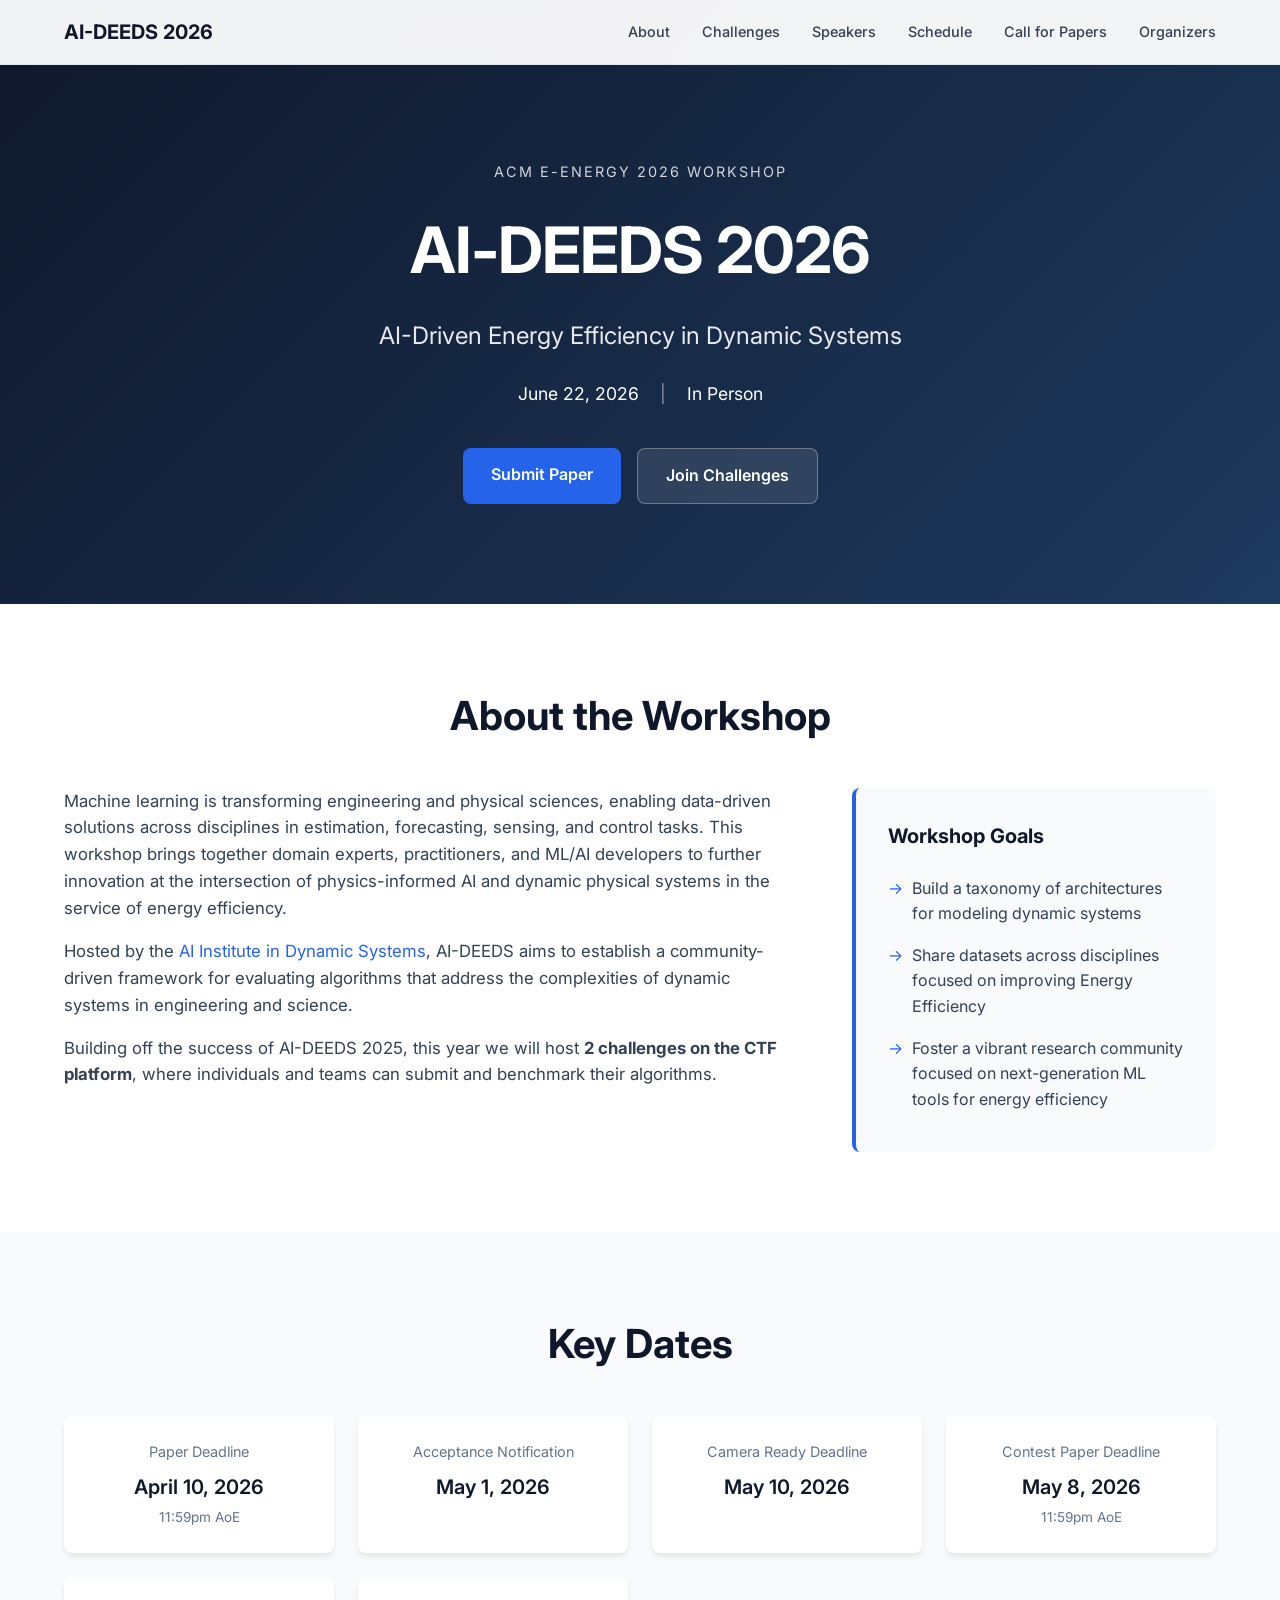
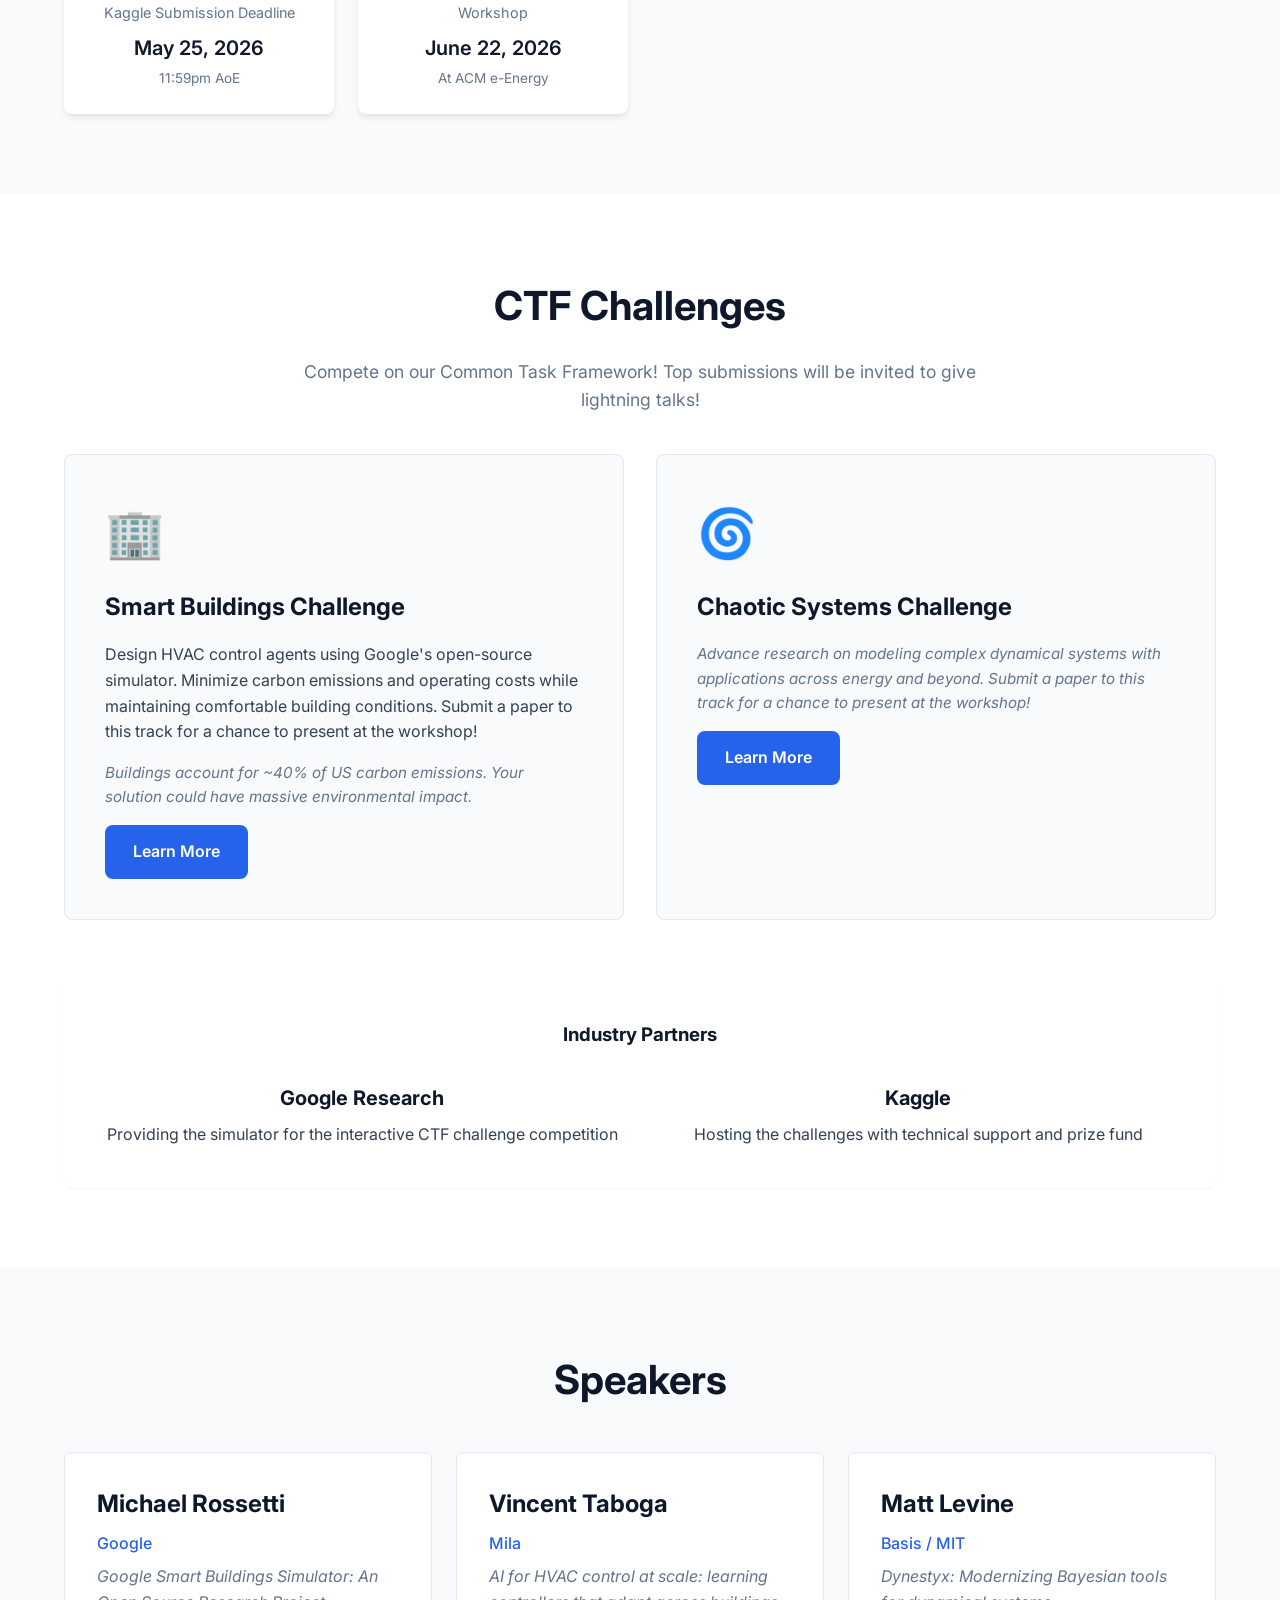
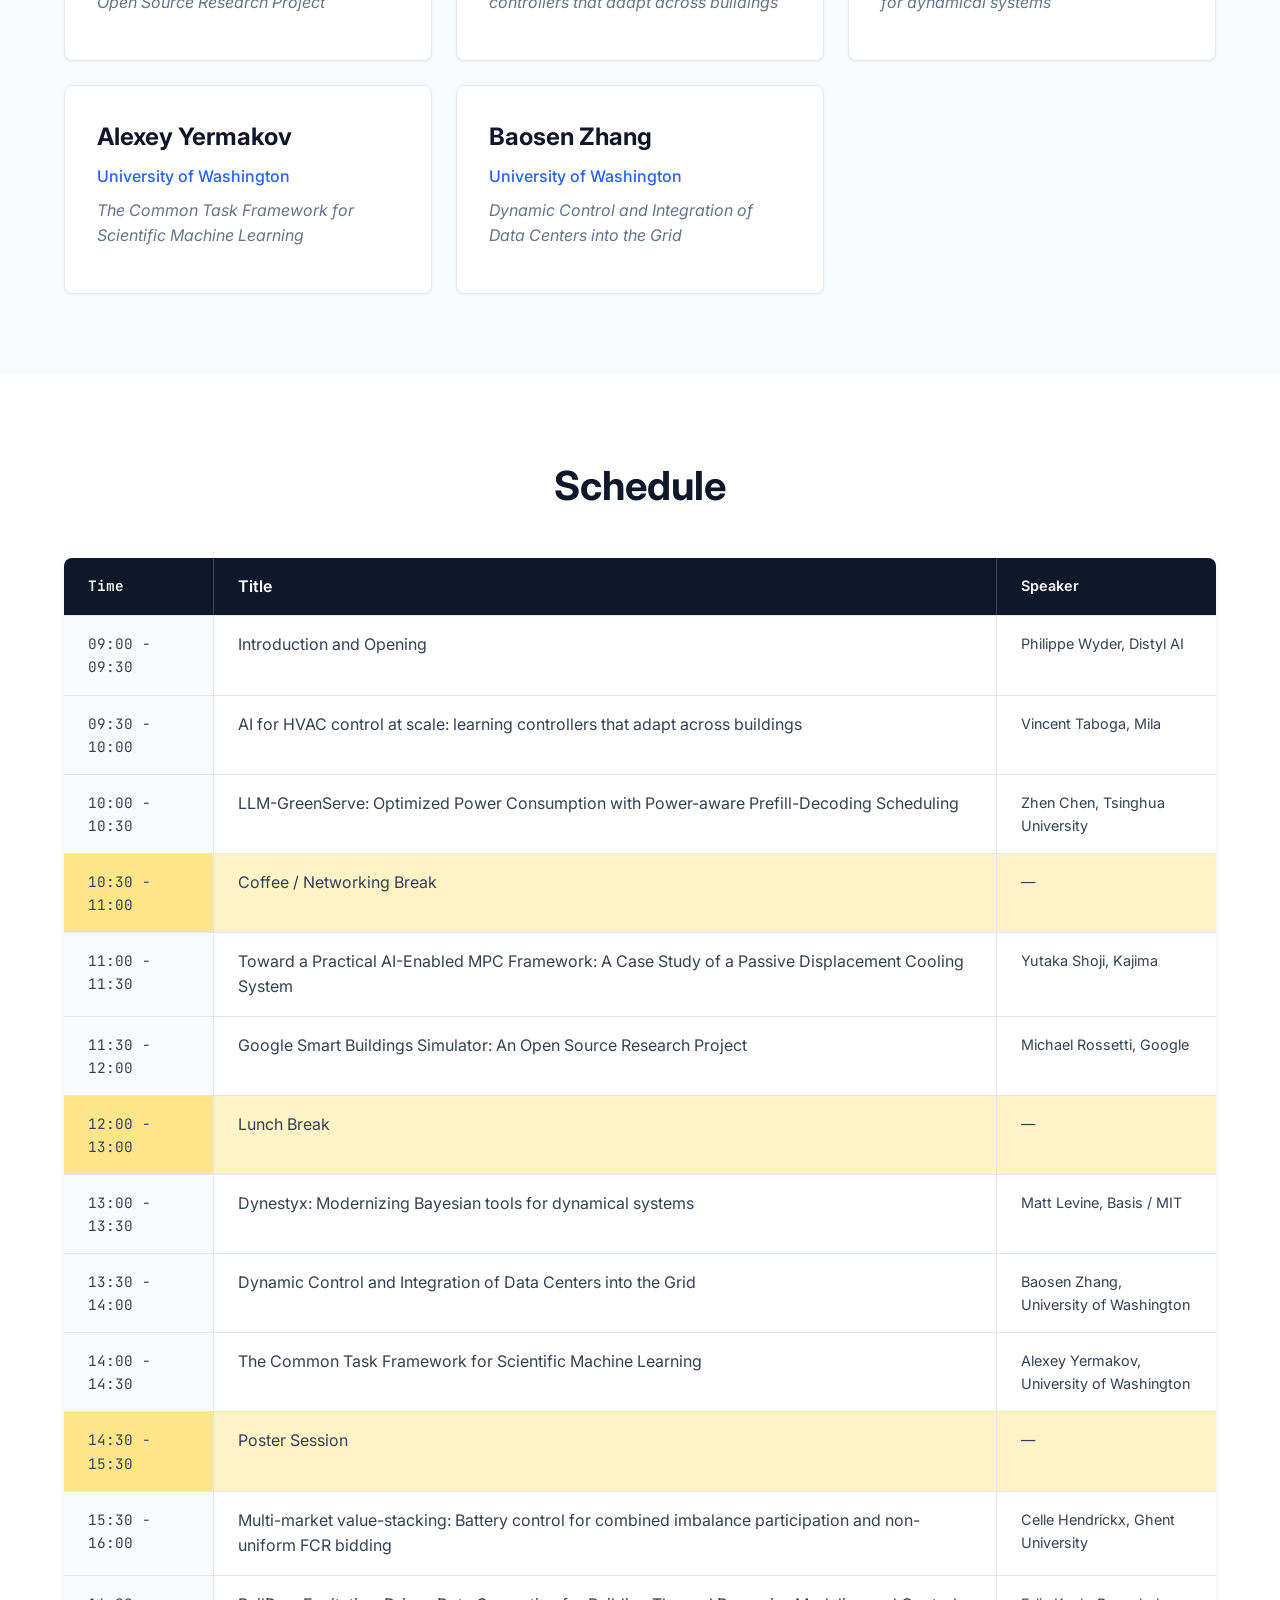
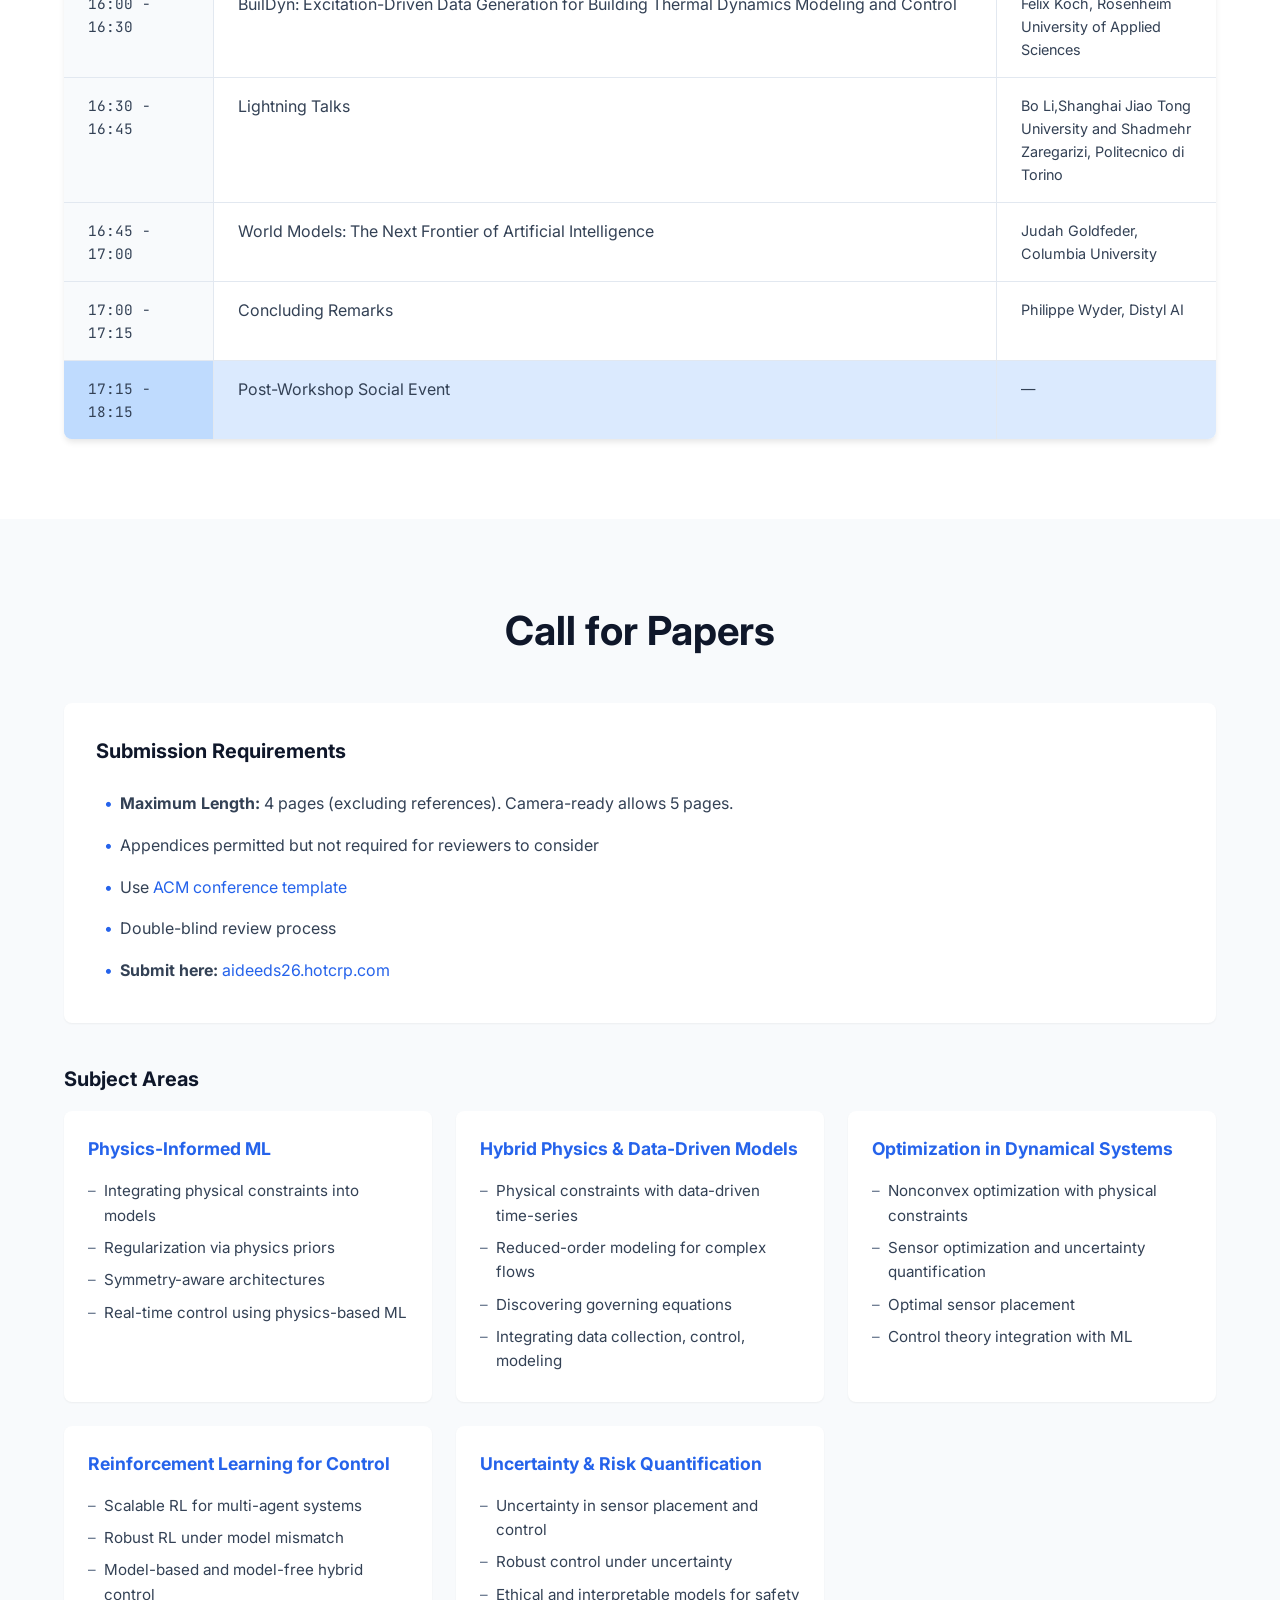
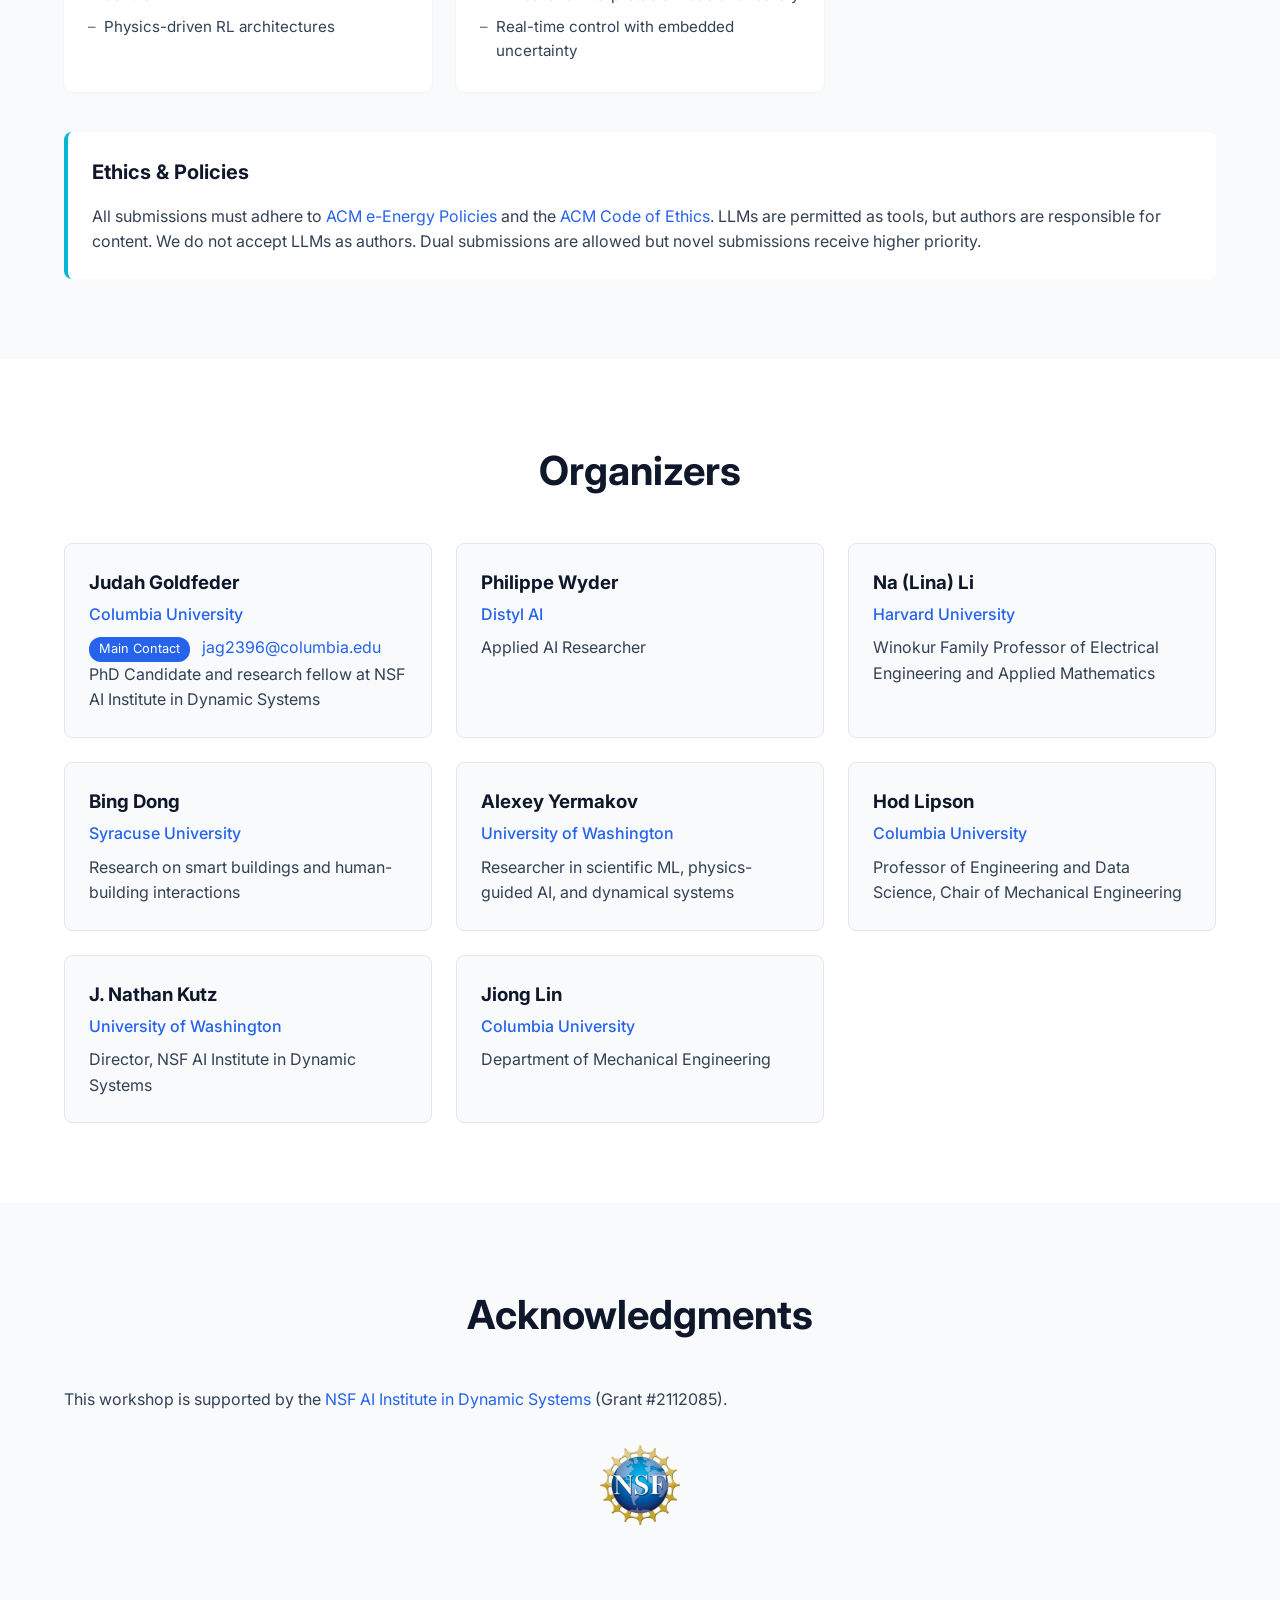
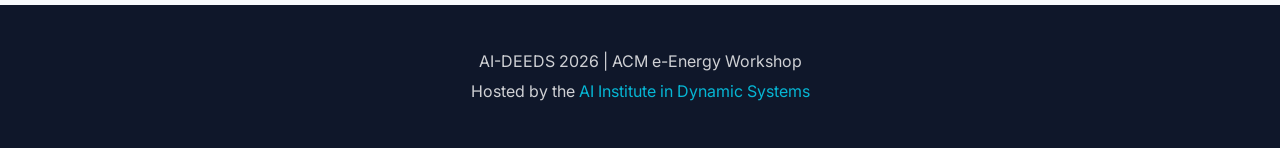
<file: index.html>
<!DOCTYPE html>
<html lang="en">
<head>
    <meta charset="UTF-8">
    <meta name="viewport" content="width=device-width, initial-scale=1.0">
    <title>AI-DEEDS 2026 | AI-Driven Energy Efficiency in Dynamic Systems</title>
    <link rel="stylesheet" href="style.css">
    <link rel="preconnect" href="https://fonts.googleapis.com">
    <link rel="preconnect" href="https://fonts.gstatic.com" crossorigin>
    <link href="https://fonts.googleapis.com/css2?family=Inter:wght@400;500;600;700&family=JetBrains+Mono&display=swap" rel="stylesheet">
</head>
<body>
    <nav class="navbar">
        <div class="nav-content">
            <a href="#" class="nav-logo">AI-DEEDS 2026</a>
            <ul class="nav-links">
                <li><a href="#about">About</a></li>
                <li><a href="#challenges">Challenges</a></li>
                <li><a href="#speakers">Speakers</a></li>
                <li><a href="#schedule">Schedule</a></li>
                <li><a href="#cfp">Call for Papers</a></li>
                <li><a href="#organizers">Organizers</a></li>
            </ul>
        </div>
    </nav>

    <header class="hero">
        <div class="hero-content">
            <p class="hero-venue">ACM e-Energy 2026 Workshop</p>
            <h1>AI-DEEDS 2026</h1>
            <p class="hero-subtitle">AI-Driven Energy Efficiency in Dynamic Systems</p>
            <div class="hero-details">
                <span class="hero-date">June 22, 2026</span>
                <span class="hero-separator">|</span>
                <span class="hero-location">In Person</span>
            </div>
            <div class="hero-cta">
                <a href="#cfp" class="btn btn-primary">Submit Paper</a>
                <a href="#challenges" class="btn btn-secondary">Join Challenges</a>
            </div>
        </div>
    </header>

    <main>
        <section id="about" class="section">
            <div class="container">
                <h2>About the Workshop</h2>
                <div class="about-grid">
                    <div class="about-text">
                        <p>Machine learning is transforming engineering and physical sciences, enabling data-driven solutions across disciplines in estimation, forecasting, sensing, and control tasks. This workshop brings together domain experts, practitioners, and ML/AI developers to further innovation at the intersection of physics-informed AI and dynamic physical systems in the service of energy efficiency.</p>
                        <p>Hosted by the <a href="https://dynamicsai.org/" target="_blank">AI Institute in Dynamic Systems</a>, AI-DEEDS aims to establish a community-driven framework for evaluating algorithms that address the complexities of dynamic systems in engineering and science.</p>
                        <p>Building off the success of AI-DEEDS 2025, this year we will host <strong>2 challenges on the CTF platform</strong>, where individuals and teams can submit and benchmark their algorithms.</p>
                    </div>
                    <div class="about-goals">
                        <h3>Workshop Goals</h3>
                        <ul>
                            <li>Build a taxonomy of architectures for modeling dynamic systems</li>
                            <li>Share datasets across disciplines focused on improving Energy Efficiency</li>
                            <li>Foster a vibrant research community focused on next-generation ML tools for energy efficiency</li>
                        </ul>
                    </div>
                </div>
            </div>
        </section>

        <section id="dates" class="section section-alt">
            <div class="container">
                <h2>Key Dates</h2>
                <div class="dates-grid">
                    <div class="date-card">
                        <div class="date-label">Paper Deadline</div>
                        <div class="date-value">April 10, 2026</div>
                        <div class="date-note">11:59pm AoE</div>
                    </div>
                    <div class="date-card">
                        <div class="date-label">Acceptance Notification</div>
                        <div class="date-value">May 1, 2026</div>
                    </div>
                    <div class="date-card">
                        <div class="date-label">Camera Ready Deadline</div>
                        <div class="date-value">May 10, 2026</div>
                    </div>
                    <div class="date-card">
                        <div class="date-label">Contest Paper Deadline</div>
                        <div class="date-value">May 8, 2026</div>
                        <div class="date-note">11:59pm AoE</div>
                    </div>
                    <div class="date-card">
                        <div class="date-label">Kaggle Submission Deadline</div>
                        <div class="date-value">May 25, 2026</div>
                        <div class="date-note">11:59pm AoE</div>
                    </div>
                    <div class="date-card">
                        <div class="date-label">Workshop</div>
                        <div class="date-value">June 22, 2026</div>
                        <div class="date-note">At ACM e-Energy</div>
                    </div>
                </div>
            </div>
        </section>

        <section id="challenges" class="section">
            <div class="container">
                <h2>CTF Challenges</h2>
                <p class="section-intro">Compete on our Common Task Framework! Top submissions will be invited to give lightning talks!</p>

                <div class="challenges-grid">
                    <div class="challenge-card">
                        <div class="challenge-icon">🏢</div>
                        <h3>Smart Buildings Challenge</h3>
                        <p>Design HVAC control agents using Google's open-source simulator. Minimize carbon emissions and operating costs while maintaining comfortable building conditions. Submit a paper to this track for a chance to present at the workshop!</p>
                        <p class="challenge-impact">Buildings account for ~40% of US carbon emissions. Your solution could have massive environmental impact.</p>
                        <a href="smart-buildings.html" class="btn btn-primary">Learn More</a>
                                            </div>
                    <div class="challenge-card">
                        <div class="challenge-icon">🌀</div>
                        <h3>Chaotic Systems Challenge</h3>
                        <p class="challenge-impact">Advance research on modeling complex dynamical systems with applications across energy and beyond. Submit a paper to this track for a chance to present at the workshop!</p>
                        <a href="chaotic-systems.html" class="btn btn-primary">Learn More</a>
                                            </div>
                </div>

                <div class="partners">
                    <h3>Industry Partners</h3>
                    <div class="partners-grid">
                        <div class="partner">
                            <strong>Google Research</strong>
                            <p>Providing the simulator for the interactive CTF challenge competition</p>
                        </div>
                        <div class="partner">
                            <strong>Kaggle</strong>
                            <p>Hosting the challenges with technical support and prize fund</p>
                        </div>
                    </div>
                </div>
            </div>
        </section>

        <section id="speakers" class="section section-alt">
            <div class="container">
                <h2>Speakers</h2>

                <div class="speakers-grid">
                    <div class="speaker-card">
                        <h3>Michael Rossetti</h3>
                        <p class="speaker-title">Google</p>
                        <p class="speaker-talk">Google Smart Buildings Simulator: An Open Source Research Project</p>
                    </div>
                    <div class="speaker-card">
                        <h3>Vincent Taboga</h3>
                        <p class="speaker-title">Mila</p>
                        <p class="speaker-talk">AI for HVAC control at scale: learning controllers that adapt across buildings</p>
                    </div>
                    <div class="speaker-card">
                        <h3>Matt Levine</h3>
                        <p class="speaker-title">Basis / MIT</p>
                        <p class="speaker-talk">Dynestyx: Modernizing Bayesian tools for dynamical systems</p>
                    </div>
                    <div class="speaker-card">
                        <h3>Alexey Yermakov</h3>
                        <p class="speaker-title">University of Washington</p>
                        <p class="speaker-talk">The Common Task Framework for Scientific Machine Learning</p>
                    </div>
                    <div class="speaker-card">
                        <h3>Baosen Zhang</h3>
                        <p class="speaker-title">University of Washington</p>
                        <p class="speaker-talk">Dynamic Control and Integration of Data Centers into the Grid</p>
                    </div>
                </div>
            </div>
        </section>

        <section id="schedule" class="section">
            <div class="container">
                <h2>Schedule</h2>
                <div class="schedule-table">
                    <div class="schedule-row schedule-header">
                        <div class="schedule-time">Time</div>
                        <div class="schedule-title">Title</div>
                        <div class="schedule-speaker">Speaker</div>
                    </div>
                    <div class="schedule-row">
                        <div class="schedule-time">09:00 - 09:30</div>
                        <div class="schedule-title">Introduction and Opening</div>
                        <div class="schedule-speaker">Philippe Wyder, Distyl AI</div>
                    </div>
                    <div class="schedule-row">
                        <div class="schedule-time">09:30 - 10:00</div>
                        <div class="schedule-title">AI for HVAC control at scale: learning controllers that adapt across buildings</div>
                        <div class="schedule-speaker">Vincent Taboga, Mila</div>
                    </div>
                    <div class="schedule-row">
                        <div class="schedule-time">10:00 - 10:30</div>
                        <div class="schedule-title">LLM-GreenServe: Optimized Power Consumption with Power-aware Prefill-Decoding Scheduling</div>
                        <div class="schedule-speaker">Zhen Chen, Tsinghua University</div>
                    </div>
                    <div class="schedule-row schedule-break">
                        <div class="schedule-time">10:30 - 11:00</div>
                        <div class="schedule-title">Coffee / Networking Break</div>
                        <div class="schedule-speaker">—</div>
                    </div>
                    <div class="schedule-row">
                        <div class="schedule-time">11:00 - 11:30</div>
                        <div class="schedule-title">Toward a Practical AI-Enabled MPC Framework: A Case Study of a Passive Displacement Cooling System</div>
                        <div class="schedule-speaker">Yutaka Shoji, Kajima</div>
                    </div>
                    <div class="schedule-row">
                        <div class="schedule-time">11:30 - 12:00</div>
                        <div class="schedule-title">Google Smart Buildings Simulator: An Open Source Research Project</div>
                        <div class="schedule-speaker">Michael Rossetti, Google</div>
                    </div>
                    <div class="schedule-row schedule-break">
                        <div class="schedule-time">12:00 - 13:00</div>
                        <div class="schedule-title">Lunch Break</div>
                        <div class="schedule-speaker">—</div>
                    </div>
                        <div class="schedule-row">
                        <div class="schedule-time">13:00 - 13:30</div>
                        <div class="schedule-title">Dynestyx: Modernizing Bayesian tools for dynamical systems</div>
                        <div class="schedule-speaker">Matt Levine, Basis / MIT</div>
                    </div>
                    <div class="schedule-row">
                        <div class="schedule-time">13:30 - 14:00</div>
                        <div class="schedule-title">Dynamic Control and Integration of Data Centers into the Grid</div>
                        <div class="schedule-speaker">Baosen Zhang, University of Washington</div>
                    </div>
                    <div class="schedule-row">
                        <div class="schedule-time">14:00 - 14:30</div>
                        <div class="schedule-title">The Common Task Framework for Scientific Machine Learning</div>
                        <div class="schedule-speaker">Alexey Yermakov, University of Washington</div>
                    </div>
                    <div class="schedule-row schedule-break">
                        <div class="schedule-time">14:30 - 15:30</div>
                        <div class="schedule-title">Poster Session</div>
                        <div class="schedule-speaker">—</div>
                    </div>
                    <div class="schedule-row">
                        <div class="schedule-time">15:30 - 16:00</div>
                        <div class="schedule-title">Multi-market value-stacking: Battery control for combined imbalance participation and non-uniform FCR bidding</div>
                        <div class="schedule-speaker">Celle Hendrickx, Ghent University</div>
                    </div>
                    <div class="schedule-row">
                        <div class="schedule-time">16:00 - 16:30</div>
                        <div class="schedule-title">BuilDyn: Excitation-Driven Data Generation for Building Thermal Dynamics Modeling and Control</div>
                        <div class="schedule-speaker">Felix Koch, Rosenheim University of Applied Sciences</div>
                    </div>
                    <div class="schedule-row">
                        <div class="schedule-time">16:30 - 16:45</div>
                        <div class="schedule-title">Lightning Talks</div>
                        <div class="schedule-speaker">Bo Li,Shanghai Jiao Tong University and Shadmehr Zaregarizi, Politecnico di Torino</div>
                    </div>
                    <div class="schedule-row">
                        <div class="schedule-time">16:45 - 17:00</div>
                        <div class="schedule-title">World Models: The Next Frontier of Artificial Intelligence</div>
                        <div class="schedule-speaker">Judah Goldfeder, Columbia University</div>
                    </div>
                    <div class="schedule-row">
                        <div class="schedule-time">17:00 - 17:15</div>
                        <div class="schedule-title">Concluding Remarks</div>
                        <div class="schedule-speaker">Philippe Wyder, Distyl AI</div>
                    </div>
                    <div class="schedule-row schedule-social">
                        <div class="schedule-time">17:15 - 18:15</div>
                        <div class="schedule-title">Post-Workshop Social Event</div>
                        <div class="schedule-speaker">—</div>
                    </div>
                </div>
            </div>
        </section>

        <section id="cfp" class="section section-alt">
            <div class="container">
                <h2>Call for Papers</h2>

                <div class="cfp-requirements">
                    <h3>Submission Requirements</h3>
                    <ul>
                        <li><strong>Maximum Length:</strong> 4 pages (excluding references). Camera-ready allows 5 pages.</li>
                        <li>Appendices permitted but not required for reviewers to consider</li>
                        <li>Use <a href="https://authors.acm.org/proceedings/production-information/preparing-your-article-with-latex" target="_blank">ACM conference template</a></li>
                        <li>Double-blind review process</li>
                        <li><strong>Submit here:</strong> <a href="https://aideeds26.hotcrp.com/" target="_blank">aideeds26.hotcrp.com</a></li>
                    </ul>
                </div>

                <div class="cfp-topics">
                    <h3>Subject Areas</h3>
                    <div class="topics-grid">
                        <div class="topic">
                            <h4>Physics-Informed ML</h4>
                            <ul>
                                <li>Integrating physical constraints into models</li>
                                <li>Regularization via physics priors</li>
                                <li>Symmetry-aware architectures</li>
                                <li>Real-time control using physics-based ML</li>
                            </ul>
                        </div>
                        <div class="topic">
                            <h4>Hybrid Physics & Data-Driven Models</h4>
                            <ul>
                                <li>Physical constraints with data-driven time-series</li>
                                <li>Reduced-order modeling for complex flows</li>
                                <li>Discovering governing equations</li>
                                <li>Integrating data collection, control, modeling</li>
                            </ul>
                        </div>
                        <div class="topic">
                            <h4>Optimization in Dynamical Systems</h4>
                            <ul>
                                <li>Nonconvex optimization with physical constraints</li>
                                <li>Sensor optimization and uncertainty quantification</li>
                                <li>Optimal sensor placement</li>
                                <li>Control theory integration with ML</li>
                            </ul>
                        </div>
                        <div class="topic">
                            <h4>Reinforcement Learning for Control</h4>
                            <ul>
                                <li>Scalable RL for multi-agent systems</li>
                                <li>Robust RL under model mismatch</li>
                                <li>Model-based and model-free hybrid control</li>
                                <li>Physics-driven RL architectures</li>
                            </ul>
                        </div>
                        <div class="topic">
                            <h4>Uncertainty & Risk Quantification</h4>
                            <ul>
                                <li>Uncertainty in sensor placement and control</li>
                                <li>Robust control under uncertainty</li>
                                <li>Ethical and interpretable models for safety</li>
                                <li>Real-time control with embedded uncertainty</li>
                            </ul>
                        </div>
                    </div>
                </div>

                <div class="cfp-ethics">
                    <h3>Ethics & Policies</h3>
                    <p>All submissions must adhere to <a href="https://energy.acm.org/conferences/eenergy/2026/pages/policies.php" target="_blank">ACM e-Energy Policies</a> and the <a href="https://www.acm.org/code-of-ethics" target="_blank">ACM Code of Ethics</a>. LLMs are permitted as tools, but authors are responsible for content. We do not accept LLMs as authors. Dual submissions are allowed but novel submissions receive higher priority.</p>
                </div>
            </div>
        </section>

        <section id="organizers" class="section">
            <div class="container">
                <h2>Organizers</h2>
                <div class="organizers-grid">
                    <div class="organizer-card">
                        <h3>Judah Goldfeder</h3>
                        <p class="organizer-title">Columbia University</p>
                        <p><span class="organizer-role">Main Contact</span> <a href="mailto:jag2396@columbia.edu">jag2396@columbia.edu</a></p>
                        <p>PhD Candidate and research fellow at NSF AI Institute in Dynamic Systems</p>
                    </div>
                    <div class="organizer-card">
                        <h3>Philippe Wyder</h3>
                        <p class="organizer-title">Distyl AI</p>
                        <p>Applied AI Researcher</p>
                    </div>
                    <div class="organizer-card">
                        <h3>Na (Lina) Li</h3>
                        <p class="organizer-title">Harvard University</p>
                        <p>Winokur Family Professor of Electrical Engineering and Applied Mathematics</p>
                    </div>
                    <div class="organizer-card">
                        <h3>Bing Dong</h3>
                        <p class="organizer-title">Syracuse University</p>
                        <p>Research on smart buildings and human-building interactions</p>
                    </div>
                    <div class="organizer-card">
                        <h3>Alexey Yermakov</h3>
                        <p class="organizer-title">University of Washington</p>
                        <p>Researcher in scientific ML, physics-guided AI, and dynamical systems</p>
                    </div>
                    <div class="organizer-card">
                        <h3>Hod Lipson</h3>
                        <p class="organizer-title">Columbia University</p>
                        <p>Professor of Engineering and Data Science, Chair of Mechanical Engineering</p>
                    </div>
                    <div class="organizer-card">
                        <h3>J. Nathan Kutz</h3>
                        <p class="organizer-title">University of Washington</p>
                        <p>Director, NSF AI Institute in Dynamic Systems</p>
                    </div>
                    <div class="organizer-card">
                        <h3>Jiong Lin</h3>
                        <p class="organizer-title">Columbia University</p>
                        <p>Department of Mechanical Engineering</p>
                    </div>
                </div>
            </div>
        </section>

        <section class="section section-alt">
            <div class="container">
                <h2>Acknowledgments</h2>
                <p>This workshop is supported by the <a href="https://dynamicsai.org/" target="_blank">NSF AI Institute in Dynamic Systems</a> (Grant #2112085).</p>
                <div class="affiliations">
                    <img src="nsf-logo.svg" alt="NSF Logo" class="affiliation-logo">
                </div>
            </div>
        </section>
    </main>

    <footer>
        <div class="container">
            <p>AI-DEEDS 2026 | ACM e-Energy Workshop</p>
            <p>Hosted by the <a href="https://dynamicsai.org/" target="_blank">AI Institute in Dynamic Systems</a></p>
        </div>
    </footer>
</body>
</html>
</file>
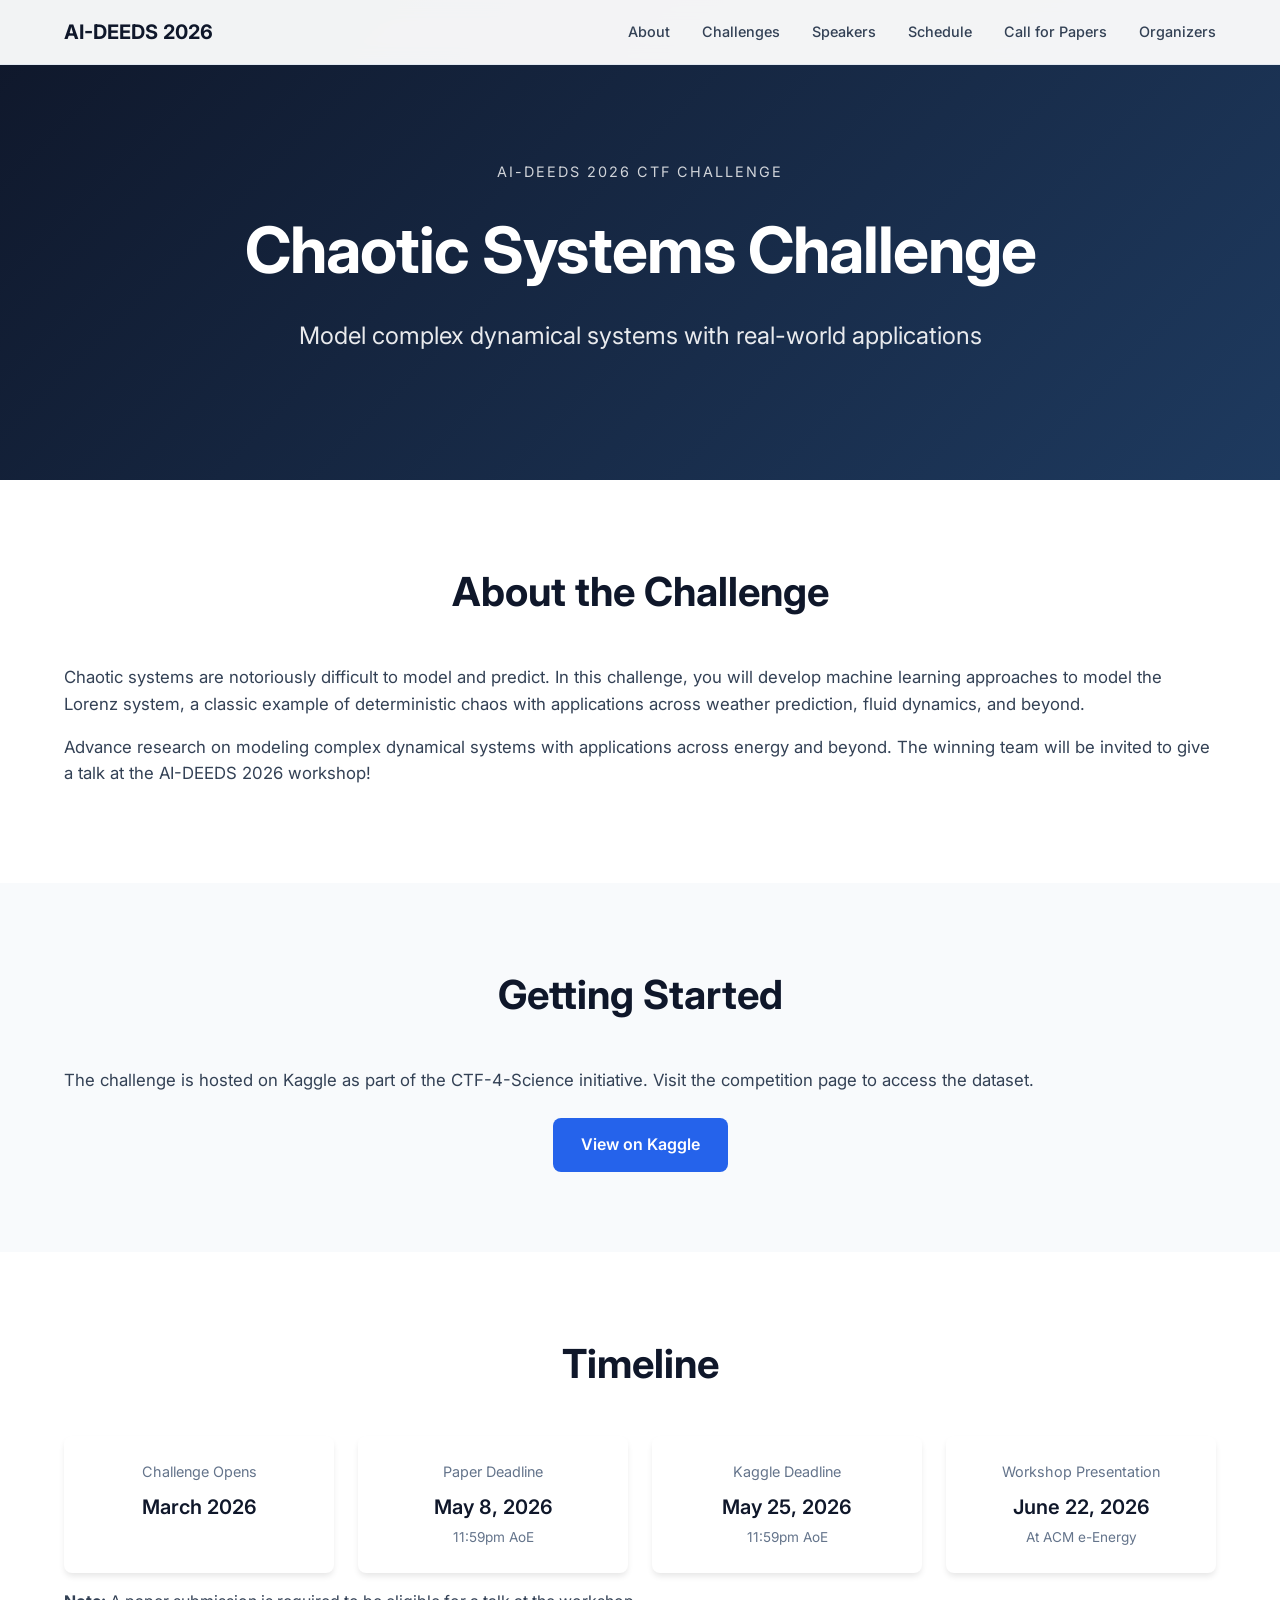
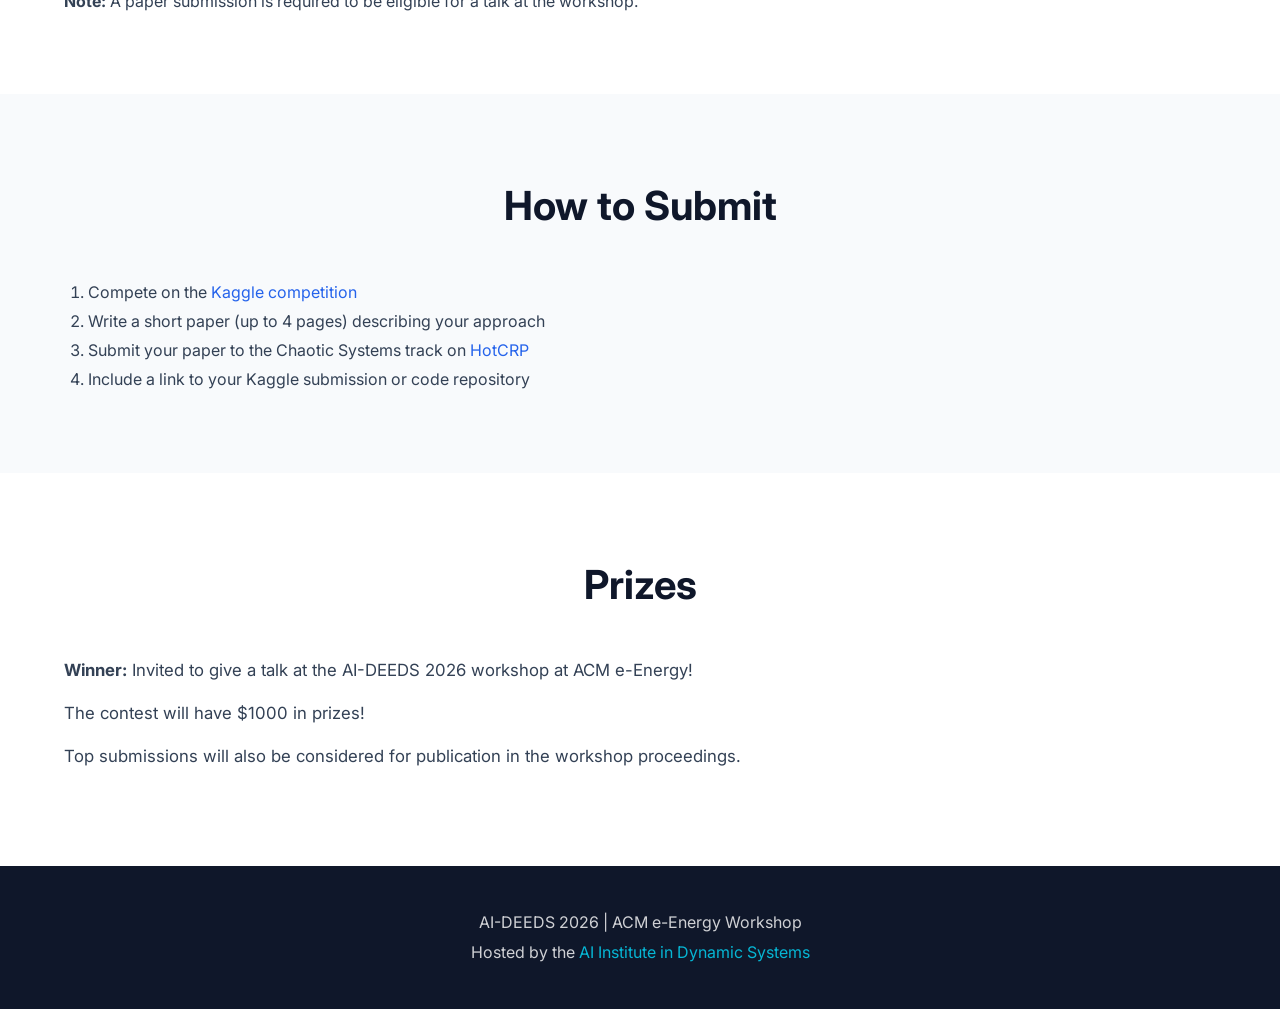
<file: chaotic-systems.html>
<!DOCTYPE html>
<html lang="en">
<head>
    <meta charset="UTF-8">
    <meta name="viewport" content="width=device-width, initial-scale=1.0">
    <title>Chaotic Systems Challenge | AI-DEEDS 2026</title>
    <link rel="stylesheet" href="style.css">
    <link rel="preconnect" href="https://fonts.googleapis.com">
    <link rel="preconnect" href="https://fonts.gstatic.com" crossorigin>
    <link href="https://fonts.googleapis.com/css2?family=Inter:wght@400;500;600;700&family=JetBrains+Mono&display=swap" rel="stylesheet">
</head>
<body>
    <nav class="navbar">
        <div class="nav-content">
            <a href="index.html" class="nav-logo">AI-DEEDS 2026</a>
            <ul class="nav-links">
                <li><a href="index.html#about">About</a></li>
                <li><a href="index.html#challenges">Challenges</a></li>
                <li><a href="index.html#speakers">Speakers</a></li>
                <li><a href="index.html#schedule">Schedule</a></li>
                <li><a href="index.html#cfp">Call for Papers</a></li>
                <li><a href="index.html#organizers">Organizers</a></li>
            </ul>
        </div>
    </nav>

    <header class="hero">
        <div class="hero-content">
            <p class="hero-venue">AI-DEEDS 2026 CTF Challenge</p>
            <h1>Chaotic Systems Challenge</h1>
            <p class="hero-subtitle">Model complex dynamical systems with real-world applications</p>
        </div>
    </header>

    <main>
        <section class="section">
            <div class="container">
                <h2>About the Challenge</h2>
                <div class="about-text">
                    <p>Chaotic systems are notoriously difficult to model and predict. In this challenge, you will develop machine learning approaches to model the Lorenz system, a classic example of deterministic chaos with applications across weather prediction, fluid dynamics, and beyond.</p>
                    <p>Advance research on modeling complex dynamical systems with applications across energy and beyond. The winning team will be invited to give a talk at the AI-DEEDS 2026 workshop!</p>
                </div>
            </div>
        </section>

        <section class="section section-alt">
            <div class="container">
                <h2>Getting Started</h2>
                <div class="about-text">
                    <p>The challenge is hosted on Kaggle as part of the CTF-4-Science initiative. Visit the competition page to access the dataset.</p>
                    <div class="hero-cta" style="margin-top: 1.5rem;">
                        <a href="https://www.kaggle.com/t/77b91521b5a74f368922a3b817b5687c" target="_blank" class="btn btn-primary">View on Kaggle</a>
                    </div>
                </div>
            </div>
        </section>

        <section class="section">
            <div class="container">
                <h2>Timeline</h2>
                <div class="dates-grid">
                    <div class="date-card">
                        <div class="date-label">Challenge Opens</div>
                        <div class="date-value">March 2026</div>
                    </div>
                    <div class="date-card">
                        <div class="date-label">Paper Deadline</div>
                        <div class="date-value">May 8, 2026</div>
                        <div class="date-note">11:59pm AoE</div>
                    </div>
                    <div class="date-card">
                        <div class="date-label">Kaggle Deadline</div>
                        <div class="date-value">May 25, 2026</div>
                        <div class="date-note">11:59pm AoE</div>
                    </div>
                    <div class="date-card">
                        <div class="date-label">Workshop Presentation</div>
                        <div class="date-value">June 22, 2026</div>
                        <div class="date-note">At ACM e-Energy</div>
                    </div>
                </div>
                <p style="margin-top: 1rem;"><strong>Note:</strong> A paper submission is required to be eligible for a talk at the workshop.</p>
            </div>
        </section>

        <section class="section section-alt">
            <div class="container">
                <h2>How to Submit</h2>
                <div class="about-text">
                    <ol style="margin-left: 1.5rem; line-height: 1.8;">
                        <li>Compete on the <a href="https://www.kaggle.com/t/77b91521b5a74f368922a3b817b5687c" target="_blank">Kaggle competition</a></li>
                        <li>Write a short paper (up to 4 pages) describing your approach</li>
                        <li>Submit your paper to the Chaotic Systems track on <a href="https://aideeds26.hotcrp.com/" target="_blank">HotCRP</a></li>
                        <li>Include a link to your Kaggle submission or code repository</li>
                    </ol>
                </div>
            </div>
        </section>

        <section class="section">
            <div class="container">
                <h2>Prizes</h2>
                <div class="about-text">
                    <p><strong>Winner:</strong> Invited to give a talk at the AI-DEEDS 2026 workshop at ACM e-Energy!</p>
                    <p>The contest will have $1000 in prizes!</p>
                    <p>Top submissions will also be considered for publication in the workshop proceedings.</p>
                </div>
            </div>
        </section>
    </main>

    <footer>
        <div class="container">
            <p>AI-DEEDS 2026 | ACM e-Energy Workshop</p>
            <p>Hosted by the <a href="https://dynamicsai.org/" target="_blank">AI Institute in Dynamic Systems</a></p>
        </div>
    </footer>
</body>
</html>
</file>
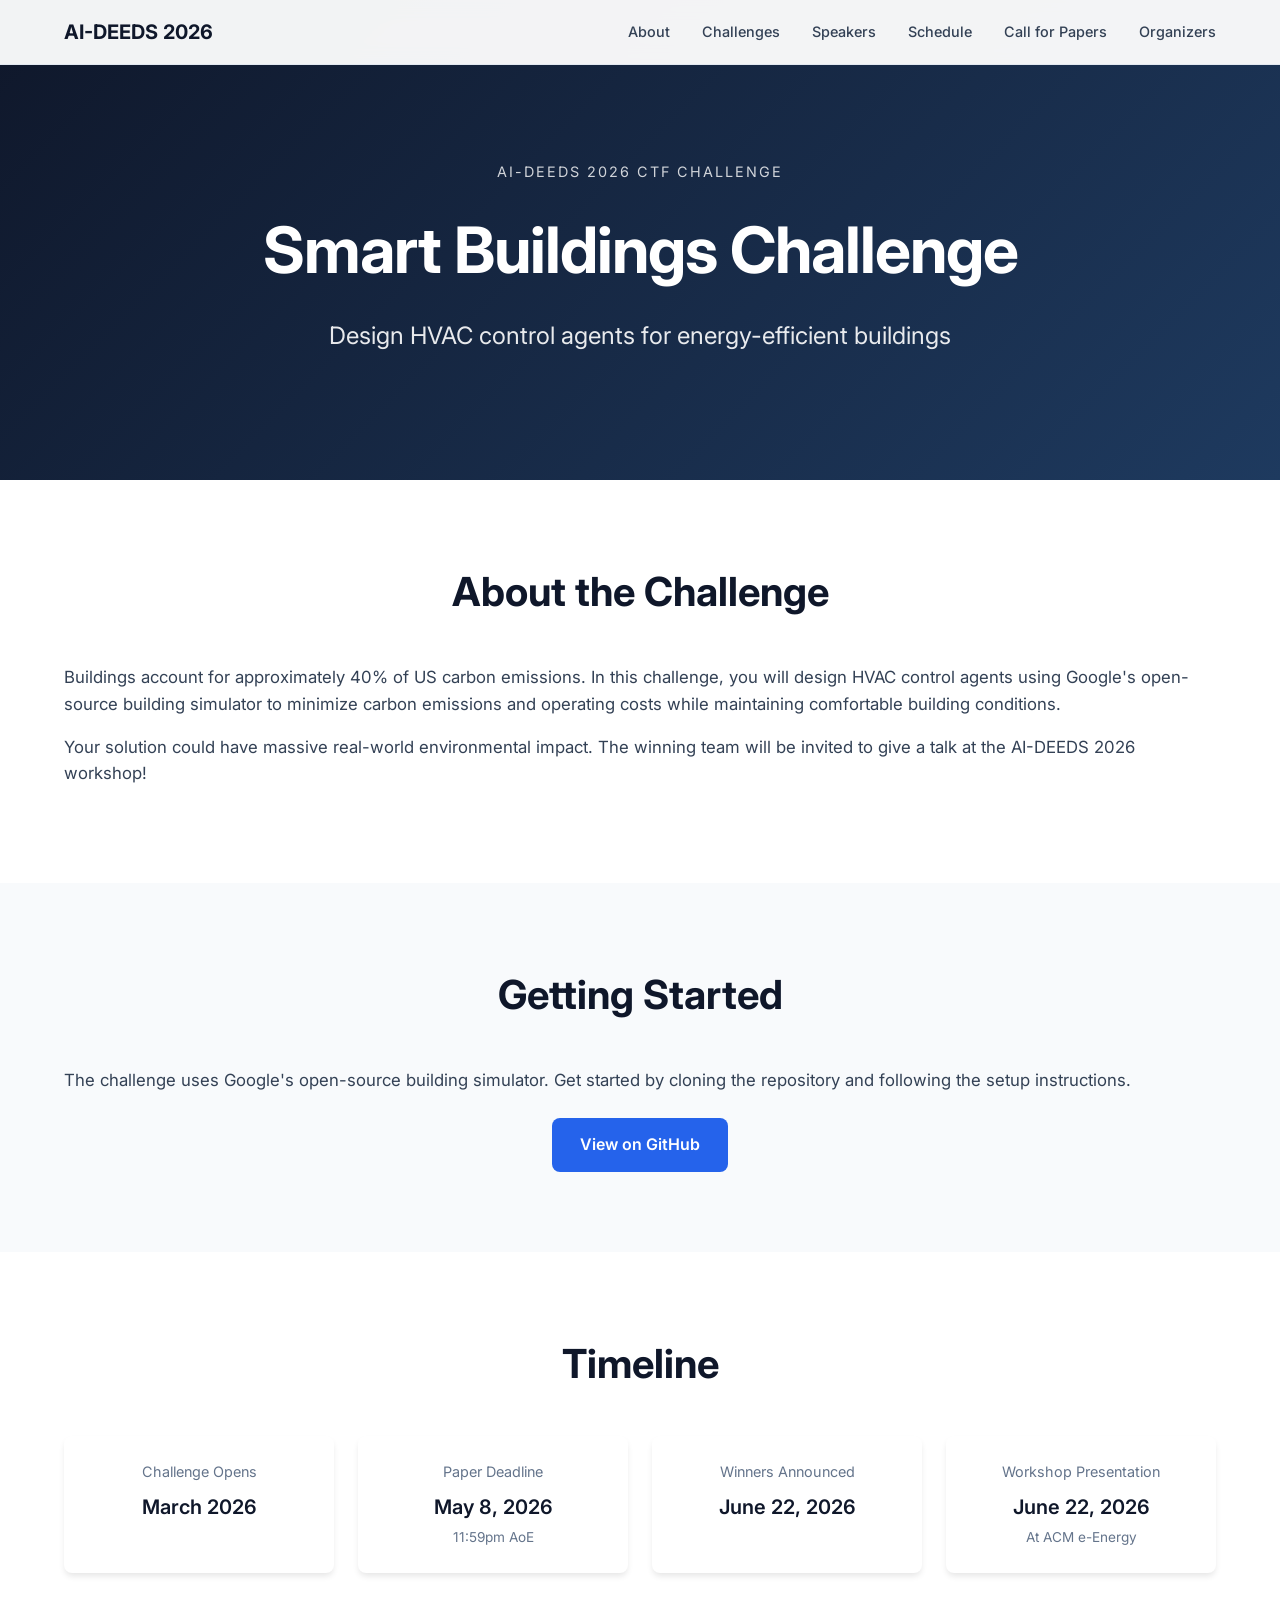
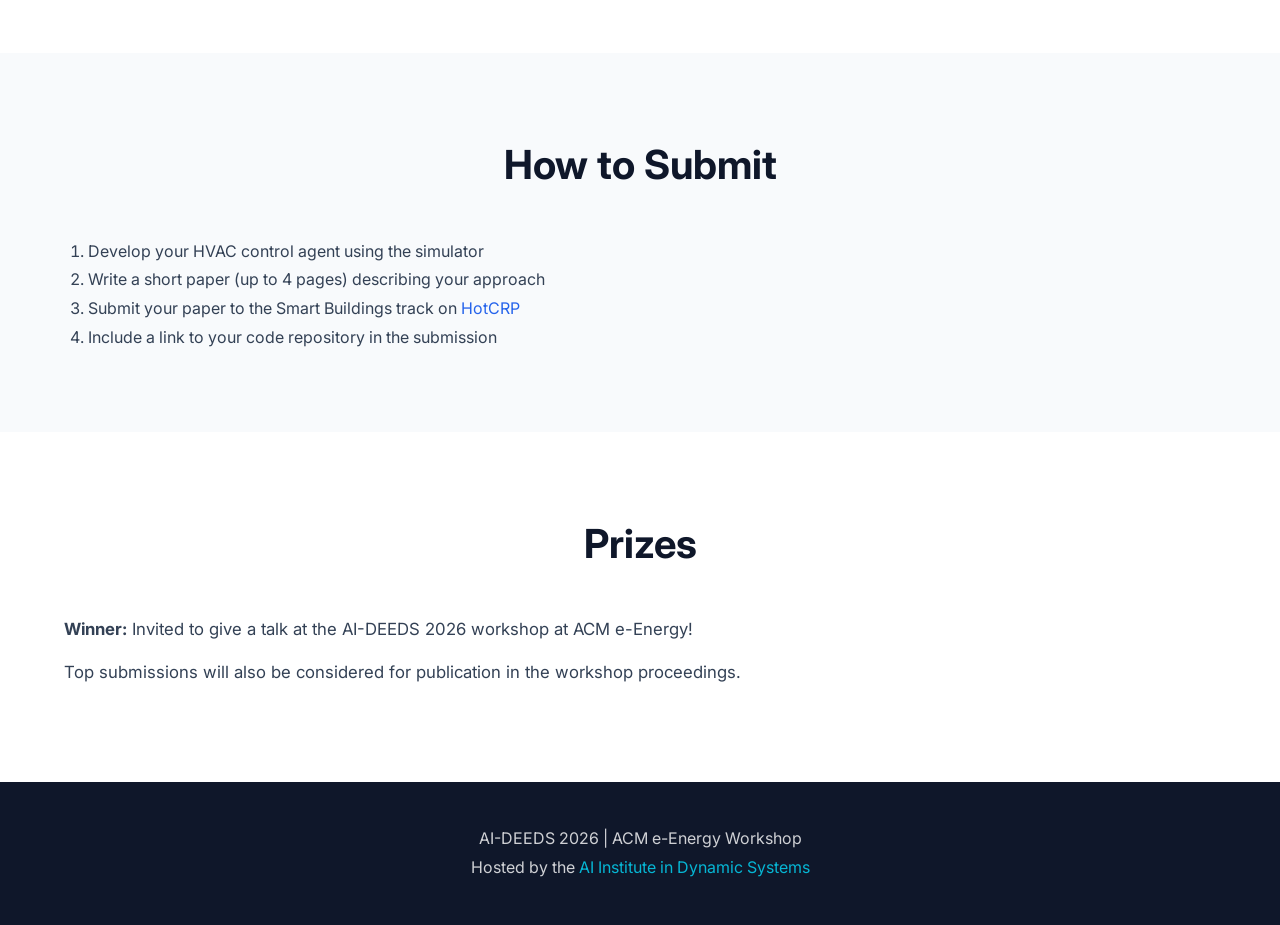
<file: smart-buildings.html>
<!DOCTYPE html>
<html lang="en">
<head>
    <meta charset="UTF-8">
    <meta name="viewport" content="width=device-width, initial-scale=1.0">
    <title>Smart Buildings Challenge | AI-DEEDS 2026</title>
    <link rel="stylesheet" href="style.css">
    <link rel="preconnect" href="https://fonts.googleapis.com">
    <link rel="preconnect" href="https://fonts.gstatic.com" crossorigin>
    <link href="https://fonts.googleapis.com/css2?family=Inter:wght@400;500;600;700&family=JetBrains+Mono&display=swap" rel="stylesheet">
</head>
<body>
    <nav class="navbar">
        <div class="nav-content">
            <a href="index.html" class="nav-logo">AI-DEEDS 2026</a>
            <ul class="nav-links">
                <li><a href="index.html#about">About</a></li>
                <li><a href="index.html#challenges">Challenges</a></li>
                <li><a href="index.html#speakers">Speakers</a></li>
                <li><a href="index.html#schedule">Schedule</a></li>
                <li><a href="index.html#cfp">Call for Papers</a></li>
                <li><a href="index.html#organizers">Organizers</a></li>
            </ul>
        </div>
    </nav>

    <header class="hero">
        <div class="hero-content">
            <p class="hero-venue">AI-DEEDS 2026 CTF Challenge</p>
            <h1>Smart Buildings Challenge</h1>
            <p class="hero-subtitle">Design HVAC control agents for energy-efficient buildings</p>
        </div>
    </header>

    <main>
        <section class="section">
            <div class="container">
                <h2>About the Challenge</h2>
                <div class="about-text">
                    <p>Buildings account for approximately 40% of US carbon emissions. In this challenge, you will design HVAC control agents using Google's open-source building simulator to minimize carbon emissions and operating costs while maintaining comfortable building conditions.</p>
                    <p>Your solution could have massive real-world environmental impact. The winning team will be invited to give a talk at the AI-DEEDS 2026 workshop!</p>
                </div>
            </div>
        </section>

        <section class="section section-alt">
            <div class="container">
                <h2>Getting Started</h2>
                <div class="about-text">
                    <p>The challenge uses Google's open-source building simulator. Get started by cloning the repository and following the setup instructions.</p>
                    <div class="hero-cta" style="margin-top: 1.5rem;">
                        <a href="https://github.com/google/sbsim" target="_blank" class="btn btn-primary">View on GitHub</a>
                    </div>
                </div>
            </div>
        </section>

        <section class="section">
            <div class="container">
                <h2>Timeline</h2>
                <div class="dates-grid">
                    <div class="date-card">
                        <div class="date-label">Challenge Opens</div>
                        <div class="date-value">March 2026</div>
                    </div>
                    <div class="date-card">
                        <div class="date-label">Paper Deadline</div>
                        <div class="date-value">May 8, 2026</div>
                        <div class="date-note">11:59pm AoE</div>
                    </div>
                    <div class="date-card">
                        <div class="date-label">Winners Announced</div>
                        <div class="date-value">June 22, 2026</div>
                    </div>
                    <div class="date-card">
                        <div class="date-label">Workshop Presentation</div>
                        <div class="date-value">June 22, 2026</div>
                        <div class="date-note">At ACM e-Energy</div>
                    </div>
                </div>
            </div>
        </section>

        <section class="section section-alt">
            <div class="container">
                <h2>How to Submit</h2>
                <div class="about-text">
                    <ol style="margin-left: 1.5rem; line-height: 1.8;">
                        <li>Develop your HVAC control agent using the simulator</li>
                        <li>Write a short paper (up to 4 pages) describing your approach</li>
                        <li>Submit your paper to the Smart Buildings track on <a href="https://aideeds26.hotcrp.com/" target="_blank">HotCRP</a></li>
                        <li>Include a link to your code repository in the submission</li>
                    </ol>
                </div>
            </div>
        </section>

        <section class="section">
            <div class="container">
                <h2>Prizes</h2>
                <div class="about-text">
                    <p><strong>Winner:</strong> Invited to give a talk at the AI-DEEDS 2026 workshop at ACM e-Energy!</p>
                    <p>Top submissions will also be considered for publication in the workshop proceedings.</p>
                </div>
            </div>
        </section>
    </main>

    <footer>
        <div class="container">
            <p>AI-DEEDS 2026 | ACM e-Energy Workshop</p>
            <p>Hosted by the <a href="https://dynamicsai.org/" target="_blank">AI Institute in Dynamic Systems</a></p>
        </div>
    </footer>
</body>
</html>
</file>
<file: style.css>
/* CSS Variables */
:root {
    --color-primary: #2563eb;
    --color-primary-dark: #1d4ed8;
    --color-secondary: #0f172a;
    --color-accent: #06b6d4;
    --color-bg: #ffffff;
    --color-bg-alt: #f8fafc;
    --color-text: #334155;
    --color-text-light: #64748b;
    --color-border: #e2e8f0;
    --font-sans: 'Inter', -apple-system, BlinkMacSystemFont, sans-serif;
    --font-mono: 'JetBrains Mono', monospace;
    --shadow-sm: 0 1px 2px rgba(0,0,0,0.05);
    --shadow-md: 0 4px 6px -1px rgba(0,0,0,0.1);
    --shadow-lg: 0 10px 15px -3px rgba(0,0,0,0.1);
    --radius: 8px;
    --max-width: 1200px;
}

/* Reset & Base */
*, *::before, *::after {
    box-sizing: border-box;
    margin: 0;
    padding: 0;
}

html {
    scroll-behavior: smooth;
}

body {
    font-family: var(--font-sans);
    color: var(--color-text);
    line-height: 1.6;
    background: var(--color-bg);
}

a {
    color: var(--color-primary);
    text-decoration: none;
    transition: color 0.2s;
}

a:hover {
    color: var(--color-primary-dark);
}

/* Container */
.container {
    max-width: var(--max-width);
    margin: 0 auto;
    padding: 0 24px;
}

/* Navigation */
.navbar {
    position: fixed;
    top: 0;
    left: 0;
    right: 0;
    background: rgba(255,255,255,0.95);
    backdrop-filter: blur(10px);
    border-bottom: 1px solid var(--color-border);
    z-index: 1000;
}

.nav-content {
    max-width: var(--max-width);
    margin: 0 auto;
    padding: 0 24px;
    display: flex;
    justify-content: space-between;
    align-items: center;
    height: 64px;
}

.nav-logo {
    font-weight: 700;
    font-size: 1.25rem;
    color: var(--color-secondary);
}

.nav-links {
    display: flex;
    list-style: none;
    gap: 32px;
}

.nav-links a {
    color: var(--color-text);
    font-size: 0.9rem;
    font-weight: 500;
}

.nav-links a:hover {
    color: var(--color-primary);
}

/* Hero */
.hero {
    background: linear-gradient(135deg, var(--color-secondary) 0%, #1e3a5f 100%);
    color: white;
    padding: 160px 24px 100px;
    text-align: center;
}

.hero-content {
    max-width: 800px;
    margin: 0 auto;
}

.hero-venue {
    font-size: 0.9rem;
    text-transform: uppercase;
    letter-spacing: 2px;
    opacity: 0.8;
    margin-bottom: 16px;
}

.hero h1 {
    font-size: 4rem;
    font-weight: 700;
    margin-bottom: 16px;
    letter-spacing: -1px;
}

.hero-subtitle {
    font-size: 1.5rem;
    opacity: 0.9;
    margin-bottom: 24px;
}

.hero-details {
    font-size: 1.1rem;
    margin-bottom: 40px;
}

.hero-separator {
    margin: 0 16px;
    opacity: 0.5;
}

.hero-cta {
    display: flex;
    gap: 16px;
    justify-content: center;
    flex-wrap: wrap;
}

/* Buttons */
.btn {
    display: inline-block;
    padding: 14px 28px;
    border-radius: var(--radius);
    font-weight: 600;
    font-size: 1rem;
    transition: all 0.2s;
    cursor: pointer;
    border: none;
}

.btn-primary {
    background: var(--color-primary);
    color: white;
}

.btn-primary:hover {
    background: var(--color-primary-dark);
    color: white;
}

.btn-secondary {
    background: rgba(255,255,255,0.1);
    color: white;
    border: 1px solid rgba(255,255,255,0.3);
}

.btn-secondary:hover {
    background: rgba(255,255,255,0.2);
    color: white;
}

.btn-outline {
    background: transparent;
    color: var(--color-primary);
    border: 2px solid var(--color-primary);
}

.btn-outline:hover {
    background: var(--color-primary);
    color: white;
}

/* Sections */
.section {
    padding: 80px 24px;
}

.section-alt {
    background: var(--color-bg-alt);
}

.section h2 {
    font-size: 2.5rem;
    color: var(--color-secondary);
    margin-bottom: 40px;
    text-align: center;
}

.section-intro {
    text-align: center;
    font-size: 1.1rem;
    color: var(--color-text-light);
    max-width: 700px;
    margin: -20px auto 40px;
}

/* About Section */
.about-grid {
    display: grid;
    grid-template-columns: 2fr 1fr;
    gap: 60px;
    align-items: start;
}

.about-text p {
    margin-bottom: 16px;
    font-size: 1.05rem;
}

.about-goals {
    background: var(--color-bg-alt);
    padding: 32px;
    border-radius: var(--radius);
    border-left: 4px solid var(--color-primary);
}

.about-goals h3 {
    font-size: 1.25rem;
    margin-bottom: 16px;
    color: var(--color-secondary);
}

.about-goals ul {
    list-style: none;
}

.about-goals li {
    padding: 8px 0;
    padding-left: 24px;
    position: relative;
}

.about-goals li::before {
    content: "→";
    position: absolute;
    left: 0;
    color: var(--color-primary);
}

/* Dates Grid */
.dates-grid {
    display: grid;
    grid-template-columns: repeat(auto-fit, minmax(220px, 1fr));
    gap: 24px;
}

.date-card {
    background: white;
    padding: 24px;
    border-radius: var(--radius);
    text-align: center;
    box-shadow: var(--shadow-md);
}

.date-label {
    font-size: 0.9rem;
    color: var(--color-text-light);
    margin-bottom: 8px;
}

.date-value {
    font-size: 1.25rem;
    font-weight: 600;
    color: var(--color-secondary);
}

.date-note {
    font-size: 0.85rem;
    color: var(--color-text-light);
    margin-top: 4px;
}

/* Challenges */
.challenges-grid {
    display: grid;
    grid-template-columns: repeat(auto-fit, minmax(400px, 1fr));
    gap: 32px;
    margin-bottom: 60px;
}

.challenge-card {
    background: var(--color-bg-alt);
    padding: 40px;
    border-radius: var(--radius);
    border: 1px solid var(--color-border);
}

.challenge-icon {
    font-size: 3rem;
    margin-bottom: 16px;
}

.challenge-card h3 {
    font-size: 1.5rem;
    color: var(--color-secondary);
    margin-bottom: 16px;
}

.challenge-card p {
    margin-bottom: 16px;
}

.challenge-impact {
    font-style: italic;
    color: var(--color-text-light);
    font-size: 0.95rem;
}

/* Partners */
.partners {
    background: white;
    padding: 40px;
    border-radius: var(--radius);
    box-shadow: var(--shadow-sm);
}

.partners h3 {
    text-align: center;
    margin-bottom: 32px;
    color: var(--color-secondary);
}

.partners-grid {
    display: grid;
    grid-template-columns: repeat(auto-fit, minmax(300px, 1fr));
    gap: 40px;
}

.partner {
    text-align: center;
}

.partner strong {
    display: block;
    font-size: 1.25rem;
    margin-bottom: 8px;
    color: var(--color-secondary);
}

/* Speakers */
.speaker-card {
    background: white;
    padding: 32px;
    border-radius: var(--radius);
    box-shadow: var(--shadow-sm);
    border: 1px solid var(--color-border);
}

.speaker-card.keynote {
    border: 2px solid var(--color-primary);
    margin-bottom: 32px;
    text-align: center;
}

.speaker-badge {
    display: inline-block;
    background: var(--color-primary);
    color: white;
    padding: 4px 16px;
    border-radius: 20px;
    font-size: 0.85rem;
    font-weight: 600;
    margin-bottom: 16px;
}

.speaker-card h3 {
    font-size: 1.5rem;
    color: var(--color-secondary);
    margin-bottom: 8px;
}

.speaker-title {
    color: var(--color-primary);
    font-weight: 500;
    margin-bottom: 8px;
}

.speaker-talk {
    font-style: italic;
    color: var(--color-text-light);
    margin-bottom: 12px;
}

.speaker-bio {
    font-size: 0.95rem;
    color: var(--color-text);
}

.speakers-grid {
    display: grid;
    grid-template-columns: repeat(auto-fit, minmax(280px, 1fr));
    gap: 24px;
}

/* Schedule */
.schedule-table {
    background: white;
    border-radius: var(--radius);
    overflow: hidden;
    box-shadow: var(--shadow-md);
}

.schedule-row {
    display: grid;
    grid-template-columns: 150px 1fr 220px;
    border-bottom: 1px solid var(--color-border);
}

.schedule-row:last-child {
    border-bottom: none;
}

.schedule-header {
    background: var(--color-secondary);
    color: white;
    font-weight: 600;
}

.schedule-time,
.schedule-title,
.schedule-speaker {
    padding: 16px 24px;
}

.schedule-speaker {
    border-left: 1px solid var(--color-border);
    font-size: 0.9rem;
}

.schedule-header .schedule-speaker {
    border-left-color: rgba(255,255,255,0.2);
}

.schedule-time {
    font-family: var(--font-mono);
    font-size: 0.9rem;
    background: var(--color-bg-alt);
    border-right: 1px solid var(--color-border);
}

.schedule-header .schedule-time {
    background: transparent;
    border-right-color: rgba(255,255,255,0.2);
}

.schedule-break {
    background: #fef3c7;
}

.schedule-break .schedule-time {
    background: #fde68a;
}

.schedule-social {
    background: #dbeafe;
}

.schedule-social .schedule-time {
    background: #bfdbfe;
}

/* CFP */
.cfp-requirements {
    background: white;
    padding: 32px;
    border-radius: var(--radius);
    margin-bottom: 40px;
    box-shadow: var(--shadow-sm);
}

.cfp-requirements h3,
.cfp-topics h3,
.cfp-ethics h3 {
    font-size: 1.25rem;
    color: var(--color-secondary);
    margin-bottom: 16px;
}

.cfp-requirements ul {
    list-style: none;
}

.cfp-requirements li {
    padding: 8px 0;
    padding-left: 24px;
    position: relative;
}

.cfp-requirements li::before {
    content: "•";
    position: absolute;
    left: 8px;
    color: var(--color-primary);
}

.topics-grid {
    display: grid;
    grid-template-columns: repeat(auto-fit, minmax(300px, 1fr));
    gap: 24px;
    margin-bottom: 40px;
}

.topic {
    background: white;
    padding: 24px;
    border-radius: var(--radius);
    box-shadow: var(--shadow-sm);
}

.topic h4 {
    color: var(--color-primary);
    margin-bottom: 12px;
    font-size: 1.1rem;
}

.topic ul {
    list-style: none;
    font-size: 0.95rem;
}

.topic li {
    padding: 4px 0;
    padding-left: 16px;
    position: relative;
}

.topic li::before {
    content: "–";
    position: absolute;
    left: 0;
    color: var(--color-text-light);
}

.cfp-ethics {
    background: white;
    padding: 24px;
    border-radius: var(--radius);
    border-left: 4px solid var(--color-accent);
}

/* Organizers */
.organizers-grid {
    display: grid;
    grid-template-columns: repeat(auto-fit, minmax(280px, 1fr));
    gap: 24px;
}

.organizer-card {
    background: var(--color-bg-alt);
    padding: 24px;
    border-radius: var(--radius);
    border: 1px solid var(--color-border);
}

.organizer-card h3 {
    color: var(--color-secondary);
    margin-bottom: 4px;
}

.organizer-title {
    color: var(--color-primary);
    font-weight: 500;
    margin-bottom: 8px;
}

.organizer-role {
    display: inline-block;
    background: var(--color-primary);
    color: white;
    padding: 2px 10px;
    border-radius: 12px;
    font-size: 0.8rem;
    margin-right: 8px;
}

/* Affiliations */
.affiliations {
    display: flex;
    justify-content: center;
    gap: 40px;
    margin-top: 32px;
    flex-wrap: wrap;
}

.affiliation-logo {
    height: 80px;
    object-fit: contain;
}

/* Footer */
footer {
    background: var(--color-secondary);
    color: rgba(255,255,255,0.8);
    padding: 40px 24px;
    text-align: center;
}

footer a {
    color: var(--color-accent);
}

footer p {
    margin: 4px 0;
}

/* Responsive */
@media (max-width: 768px) {
    .nav-links {
        display: none;
    }

    .hero h1 {
        font-size: 2.5rem;
    }

    .hero-subtitle {
        font-size: 1.2rem;
    }

    .about-grid {
        grid-template-columns: 1fr;
        gap: 32px;
    }

    .challenges-grid {
        grid-template-columns: 1fr;
    }

    .schedule-row {
        grid-template-columns: 100px 1fr 150px;
    }

    .schedule-time,
    .schedule-title,
    .schedule-speaker {
        padding: 12px 16px;
        font-size: 0.9rem;
    }
}
</file>
